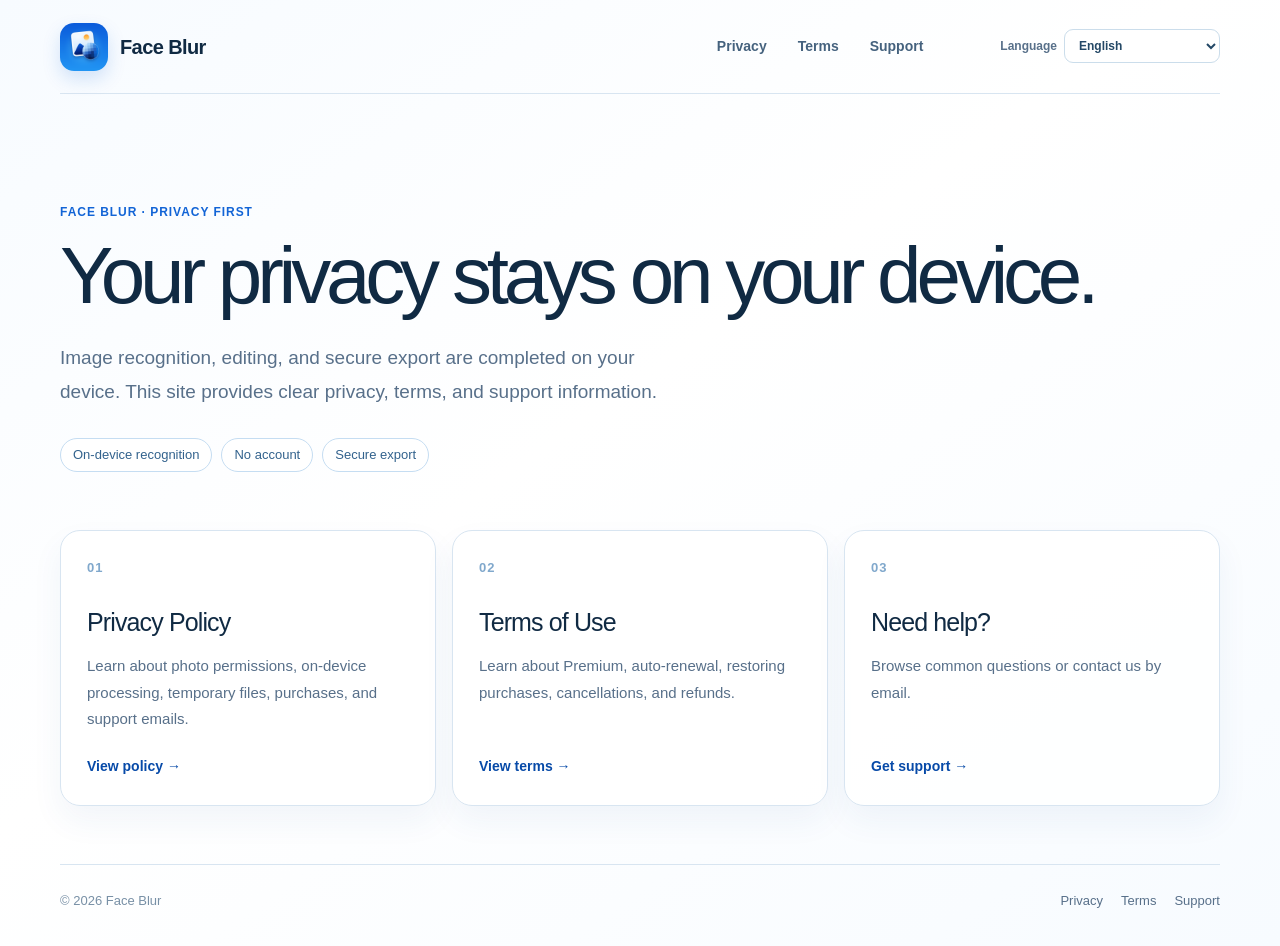
<file: v1/index.html>
<!DOCTYPE html><html data-page="home" lang="zh-Hans"><head><meta charSet="utf-8"/><meta name="viewport" content="width=device-width, initial-scale=1"/><title>图片打码 · 隐私、条款与支持</title><meta name="description" content="图片打码的隐私政策、使用条款与支持信息。"/><link rel="shortcut icon" href="./favicon.ico"/><link rel="icon" href="./favicon.ico" type="image/x-icon"/><link rel="icon" href="./favicon-16.png" sizes="16x16" type="image/png"/><link rel="icon" href="./favicon-32.png" sizes="32x32" type="image/png"/><link rel="icon" href="./favicon-48.png" sizes="48x48" type="image/png"/><link rel="apple-touch-icon" href="./apple-touch-icon.png" sizes="180x180" type="image/png"/>
<link rel="stylesheet" href="./site.css"/></head><body><div class="site-shell"><header class="topbar"><a href="./index.html?lang=zh-Hans" class="brand" aria-label="图片打码：隐私政策、使用条款、支持"><img src="./app-icon.png" alt="" width="48" height="48" loading="eager" fetchPriority="high" decoding="async" class="brand-mark" data-nimg="1"/><span>图片打码</span></a><div class="topbar-actions"><nav aria-label="主要导航"><a href="./privacy/index.html?lang=zh-Hans">隐私政策</a><a href="./terms/index.html?lang=zh-Hans">使用条款</a><a href="./support/index.html?lang=zh-Hans">支持</a></nav><label class="language-control">语言<select aria-label="选择显示语言"><option value="zh-Hans" selected="">简体中文</option><option value="zh-Hant">繁體中文</option><option value="en-US">English</option><option value="fr">Français</option><option value="de">Deutsch</option><option value="it">Italiano</option><option value="es-ES">Español</option><option value="pt-BR">Português (Brasil)</option><option value="pt-PT">Português (Portugal)</option><option value="ja">日本語</option><option value="ko">한국어</option><option value="ru">Русский</option><option value="tr">Türkçe</option><option value="ar">العربية</option><option value="nl">Nederlands</option><option value="sv">Svenska</option><option value="nb">Norsk</option><option value="da">Dansk</option><option value="pl">Polski</option><option value="id">Bahasa Indonesia</option><option value="th">ไทย</option><option value="hi">हिन्दी</option><option value="ms">Bahasa Melayu</option><option value="vi">Tiếng Việt</option><option value="fi">Suomi</option><option value="ca">Català</option><option value="cs">Čeština</option><option value="hr">Hrvatski</option><option value="ro">Română</option><option value="bn">বাংলা</option><option value="sk">Slovenčina</option><option value="sl">Slovenščina</option><option value="uk">Українська</option><option value="he">עברית</option><option value="el">Ελληνικά</option><option value="hu">Magyar</option><option value="ta">தமிழ்</option><option value="te">తెలుగు</option><option value="mr">मराठी</option><option value="ur">اردو</option></select></label></div></header><main class="home-main"><section class="home-hero"><p class="eyebrow">图片打码 · Privacy first</p><h1>隐私，留在你的设备里。</h1><p class="hero-copy">图片识别、编辑和安全导出均在设备本地完成。这里提供清晰的隐私说明、使用条款和支持信息。</p><div class="hero-points" aria-label="产品隐私特点"><span>本地识别</span><span>无账号</span><span>安全导出</span></div></section><section class="home-cards" aria-label="网站导航"><a class="feature-card" href="./privacy/index.html?lang=zh-Hans"><span class="card-index">01</span><h2>隐私政策</h2><p>了解照片权限、本地处理、临时文件、购买和支持邮件。</p><b>查看政策 <span aria-hidden="true">→</span></b></a><a class="feature-card" href="./terms/index.html?lang=zh-Hans"><span class="card-index">02</span><h2>使用条款</h2><p>了解 Premium、自动续订、恢复购买、取消订阅和退款。</p><b>查看条款 <span aria-hidden="true">→</span></b></a><a class="feature-card" href="./support/index.html?lang=zh-Hans"><span class="card-index">03</span><h2>需要帮助？</h2><p>查看常见问题，或通过支持邮箱联系我们。</p><b>获得支持 <span aria-hidden="true">→</span></b></a></section></main><footer><span>© 2026 <!-- -->图片打码</span><div><a href="./privacy/index.html?lang=zh-Hans">隐私</a><a href="./terms/index.html?lang=zh-Hans">条款</a><a href="./support/index.html?lang=zh-Hans">支持</a></div></footer></div><script src="./site-data.js" defer></script><script src="./site.js" defer></script></body></html>
</file>
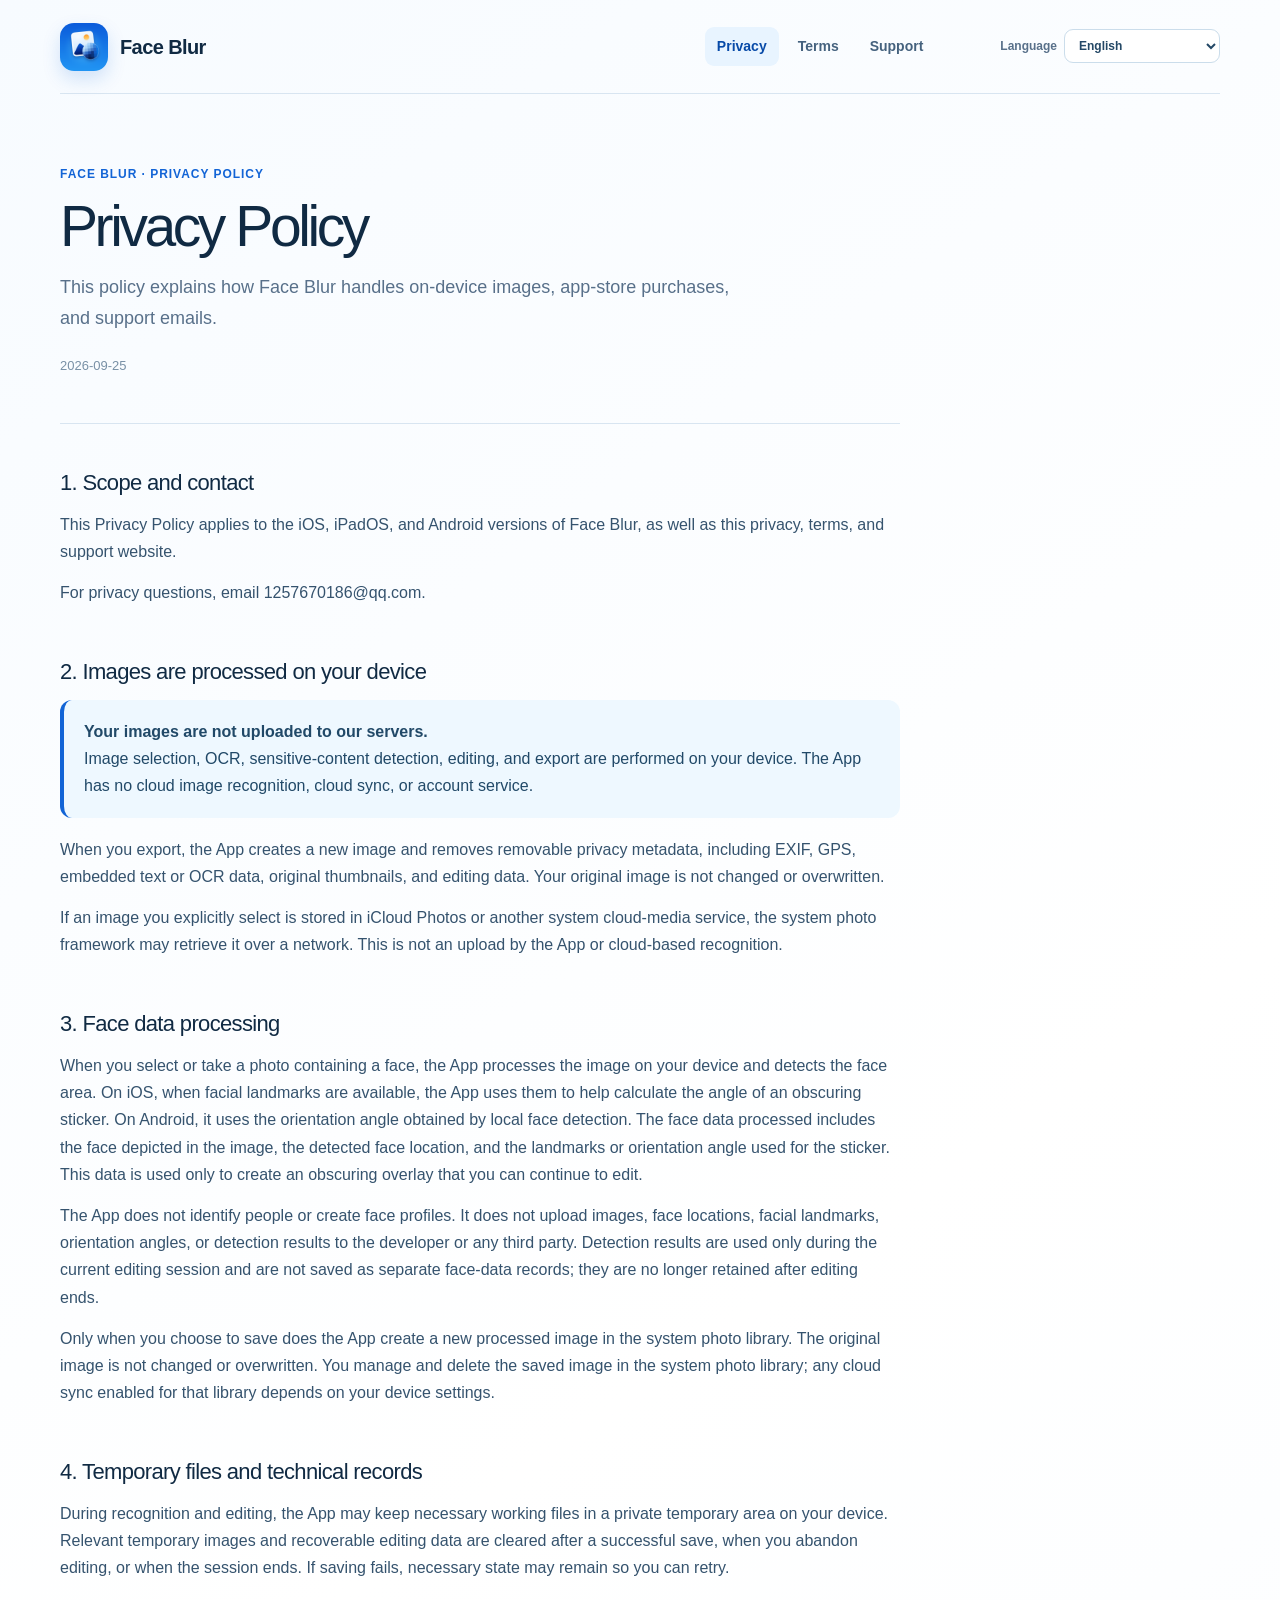
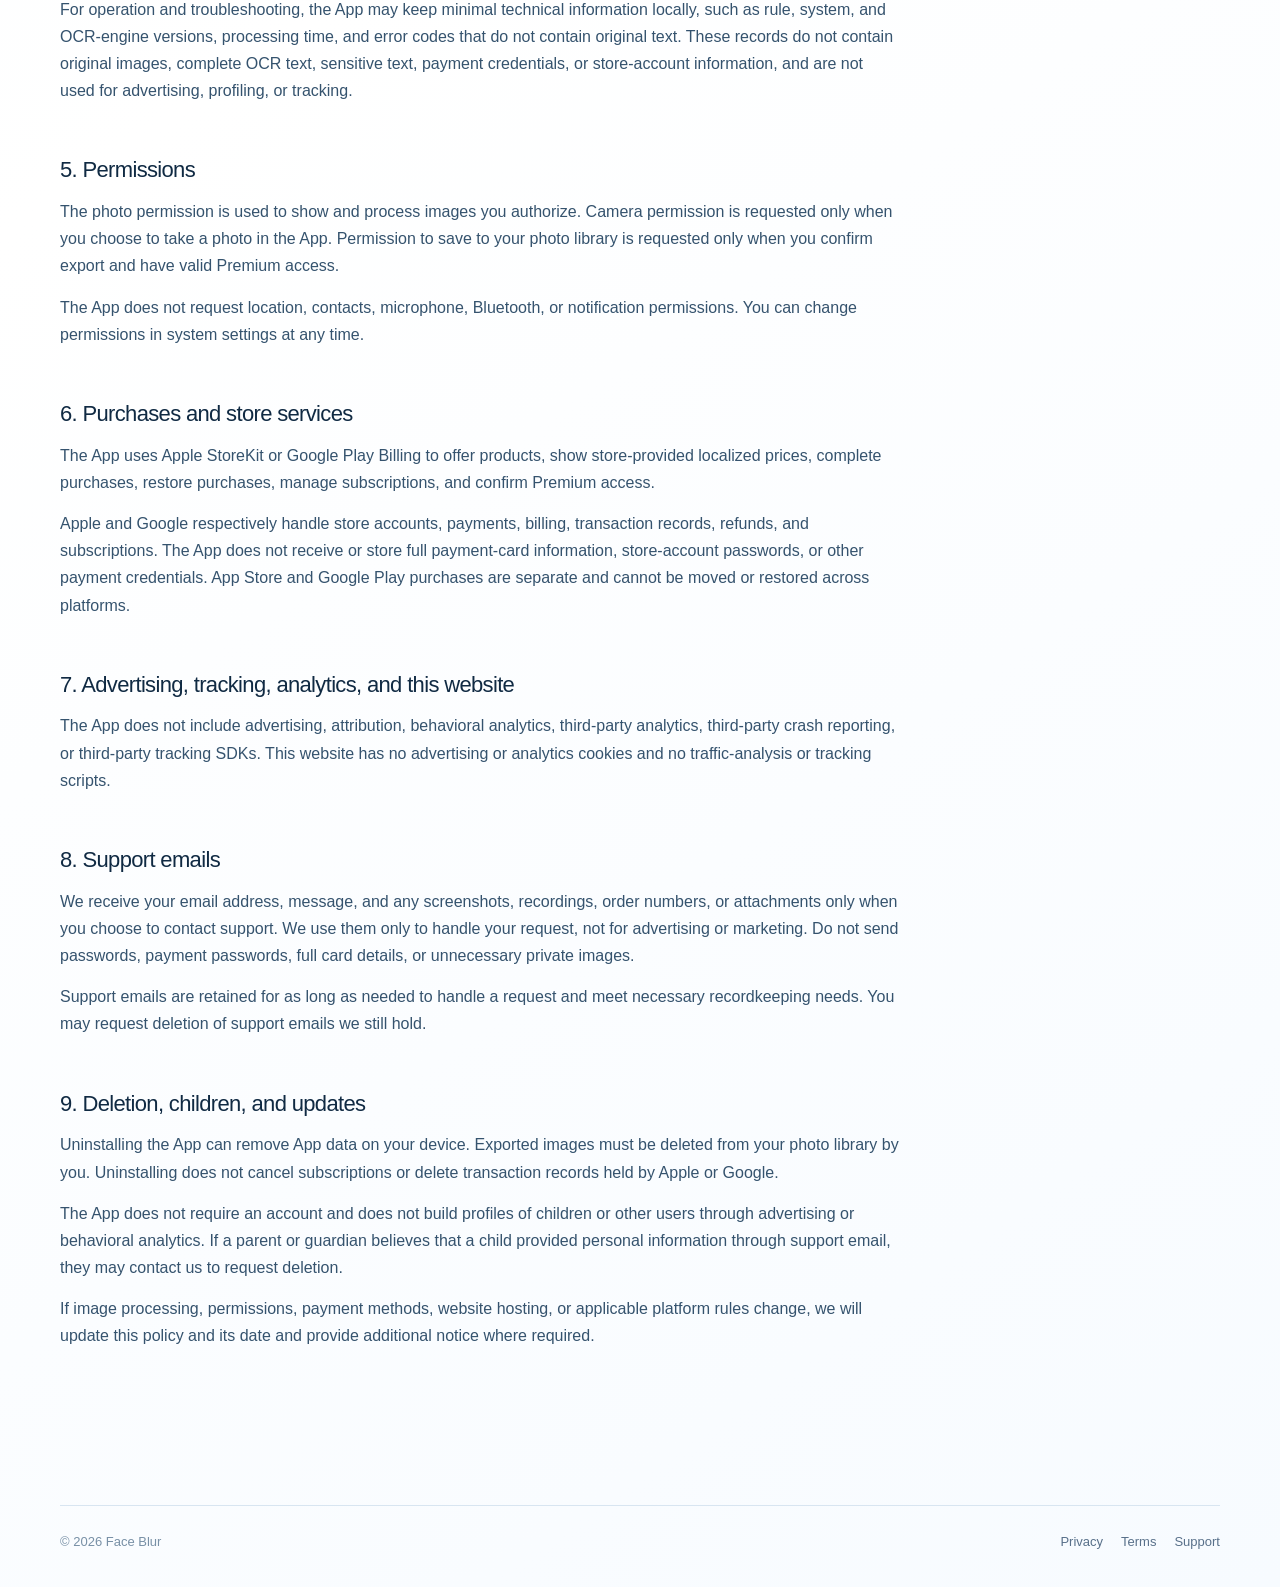
<file: v1/privacy/index.html>
<!DOCTYPE html><html data-page="privacy" lang="zh-Hans"><head><meta charSet="utf-8"/><meta name="viewport" content="width=device-width, initial-scale=1"/><title>图片打码 · 隐私、条款与支持</title><meta name="description" content="图片打码的隐私政策、使用条款与支持信息。"/><link rel="shortcut icon" href="../favicon.ico"/><link rel="icon" href="../favicon.ico" type="image/x-icon"/><link rel="icon" href="../favicon-16.png" sizes="16x16" type="image/png"/><link rel="icon" href="../favicon-32.png" sizes="32x32" type="image/png"/><link rel="icon" href="../favicon-48.png" sizes="48x48" type="image/png"/><link rel="apple-touch-icon" href="../apple-touch-icon.png" sizes="180x180" type="image/png"/>
<link rel="stylesheet" href="../site.css"/></head><body><div class="site-shell"><header class="topbar"><a href="../index.html?lang=zh-Hans" class="brand" aria-label="图片打码：隐私政策、使用条款、支持"><img src="../app-icon.png" alt="" width="48" height="48" loading="eager" fetchPriority="high" decoding="async" class="brand-mark" data-nimg="1"/><span>图片打码</span></a><div class="topbar-actions"><nav aria-label="主要导航"><a href="../privacy/index.html?lang=zh-Hans" aria-current="page">隐私政策</a><a href="../terms/index.html?lang=zh-Hans">使用条款</a><a href="../support/index.html?lang=zh-Hans">支持</a></nav><label class="language-control">语言<select aria-label="选择显示语言"><option value="zh-Hans" selected="">简体中文</option><option value="zh-Hant">繁體中文</option><option value="en-US">English</option><option value="fr">Français</option><option value="de">Deutsch</option><option value="it">Italiano</option><option value="es-ES">Español</option><option value="pt-BR">Português (Brasil)</option><option value="pt-PT">Português (Portugal)</option><option value="ja">日本語</option><option value="ko">한국어</option><option value="ru">Русский</option><option value="tr">Türkçe</option><option value="ar">العربية</option><option value="nl">Nederlands</option><option value="sv">Svenska</option><option value="nb">Norsk</option><option value="da">Dansk</option><option value="pl">Polski</option><option value="id">Bahasa Indonesia</option><option value="th">ไทย</option><option value="hi">हिन्दी</option><option value="ms">Bahasa Melayu</option><option value="vi">Tiếng Việt</option><option value="fi">Suomi</option><option value="ca">Català</option><option value="cs">Čeština</option><option value="hr">Hrvatski</option><option value="ro">Română</option><option value="bn">বাংলা</option><option value="sk">Slovenčina</option><option value="sl">Slovenščina</option><option value="uk">Українська</option><option value="he">עברית</option><option value="el">Ελληνικά</option><option value="hu">Magyar</option><option value="ta">தமிழ்</option><option value="te">తెలుగు</option><option value="mr">मराठी</option><option value="ur">اردو</option></select></label></div></header><main class="document-main"><section class="document-hero"><p class="eyebrow">图片打码 · <!-- -->Legal</p><h1>隐私政策</h1><p>本政策说明图片打码如何处理设备本地图片、应用商店购买信息和支持邮件。</p><span class="updated">更新日期：2026 年 9 月 25 日</span></section><article class="document-content"><section class="legal-section"><h2>1. 适用范围与联系</h2><p>本隐私政策适用于“图片打码”App 的 iOS、iPadOS 和 Android 版本，以及本隐私、条款与支持网站。</p><p>如有隐私问题，请发送邮件至 <a href="mailto:1257670186@qq.com">1257670186@qq.com</a>。</p></section><section class="legal-section"><h2>2. 图片在设备本地处理</h2><aside class="callout"><strong>你的图片不会上传到我们的服务器。</strong><br/>图片选择、OCR 文字识别、敏感内容识别、编辑和导出均在设备本地完成。App 不提供云端图片识别、云同步或账号。</aside><p>导出时，App 会创建一张新的图片，并清除可清除的 EXIF、GPS、嵌入文字／OCR 数据、原始缩略图和编辑数据等隐私元数据。原图不会被修改或覆盖。</p><p>如你明确选择的照片仅存于 iCloud Photos 或系统云媒体中，系统照片框架可能需要联网取回原图；这不是 App 上传图片或云端识别。</p></section><section class="legal-section"><h2>3. 人脸数据处理</h2><p>当你选择或拍摄含有人脸的图片时，App 在设备本地处理图片并检测人脸所在区域。iOS 版在可取得面部特征点时，用它们辅助计算遮挡贴纸的角度；Android 版使用本地人脸检测得到的朝向角。处理的人脸数据包括图片中呈现人脸的画面、检测到的人脸位置，以及用于贴纸角度的特征点或朝向角；这些数据仅用于生成你可以继续编辑的遮挡。</p><p>App 不识别人物身份，不建立人脸档案，也不会向开发者或第三方上传图片、人脸位置、面部特征点、朝向角或检测结果。检测结果仅在当前编辑期间使用，不作为独立的人脸数据保存；结束编辑后不再保留这些检测结果。</p><p>只有你主动确认保存时，App 才会生成处理后的新图片并存入系统照片图库。原图不会被修改或覆盖。保存后的图片由你在系统照片图库中管理和删除；系统照片图库可能启用的云同步取决于你的设备设置。</p></section><section class="legal-section"><h2>4. 本地临时文件与技术记录</h2><p>识别和编辑期间，App 可以在设备私有临时区域保存必要工作文件。保存成功、放弃编辑或本次会话结束后，相关临时图片和可恢复编辑数据会被清除。保存失败时会保留必要状态，以便重试；系统彻底终止 App 后，不保证恢复未导出的编辑。</p><p>为运行和排查问题，App 可以在设备本地记录最少技术信息，例如规则版本、系统版本、OCR 引擎版本、处理耗时和不包含原文的错误原因码。这些记录不包含原图、完整 OCR 文本、敏感文字、支付凭据或商店账号信息，也不会用于广告、行为分析或追踪。</p></section><section class="legal-section"><h2>5. 权限</h2><ul><li><b>照片访问权限：</b>用于显示你授权的照片、选择图片并在本地处理。</li><li><b>相机权限：</b>仅在你主动使用 App 内相机拍摄图片时请求。</li><li><b>保存到照片库的权限：</b>仅在你确认导出且拥有有效 Premium 权益后保存新图片时请求。</li></ul><p>App 不请求位置、联系人、麦克风、蓝牙或通知权限。你可随时在系统设置中修改权限。</p></section><section class="legal-section"><h2>6. 购买与商店服务</h2><p>App 使用 Apple StoreKit 或 Google Play Billing 提供商品、显示商店返回的本地化价格、完成购买、恢复购买、管理订阅和确认 Premium 权益。</p><p>Apple 或 Google 分别负责商店账号、付款、账单、交易记录、退款和订阅服务。App 不接收或保存完整支付卡信息、商店账号密码或其他支付凭据。App Store 与 Google Play 的购买彼此独立，不能跨平台转移或恢复。</p></section><section class="legal-section"><h2>7. 广告、追踪、统计与网站</h2><p>App 不接入广告、行为分析、归因、第三方统计、第三方崩溃分析或第三方用户追踪 SDK。本网站不设置广告或分析 Cookie，也不包含流量统计或追踪脚本。</p></section><section class="legal-section"><h2>8. 支持邮件</h2><p>只有当你主动发送支持邮件时，我们才会收到你的邮箱地址、邮件内容，以及你自愿附上的截图、录屏、订单号或其他附件。这些信息只用于处理支持请求，不用于广告或营销。请勿发送账号密码、支付密码、完整银行卡信息，或不必要的私人图片。</p><p>支持邮件会在处理请求和必要留档所需期间保存。你可申请删除我们仍持有的支持邮件。</p></section><section class="legal-section"><h2>9. 删除、儿童与更新</h2><p>卸载 App 可删除设备内的 App 数据；已导出到系统相册的图片需在相册中自行删除。卸载 App 不会取消订阅，也不会删除 Apple 或 Google 保存的交易记录。</p><p>App 不要求注册账号，也不通过广告或行为分析建立儿童或其他用户的画像。若家长或监护人认为儿童通过支持邮件提供了个人信息，可以联系我们处理删除请求。</p><p>如图片处理方式、权限、付款方式、网站托管安排或适用平台规则发生变化，我们会更新本政策和页面日期；如适用规则要求，也会提供额外通知。</p></section></article></main><footer><span>© 2026 <!-- -->图片打码</span><div><a href="../privacy/index.html?lang=zh-Hans">隐私</a><a href="../terms/index.html?lang=zh-Hans">条款</a><a href="../support/index.html?lang=zh-Hans">支持</a></div></footer></div><script src="../site-data.js" defer></script><script src="../site.js" defer></script></body></html>
</file>
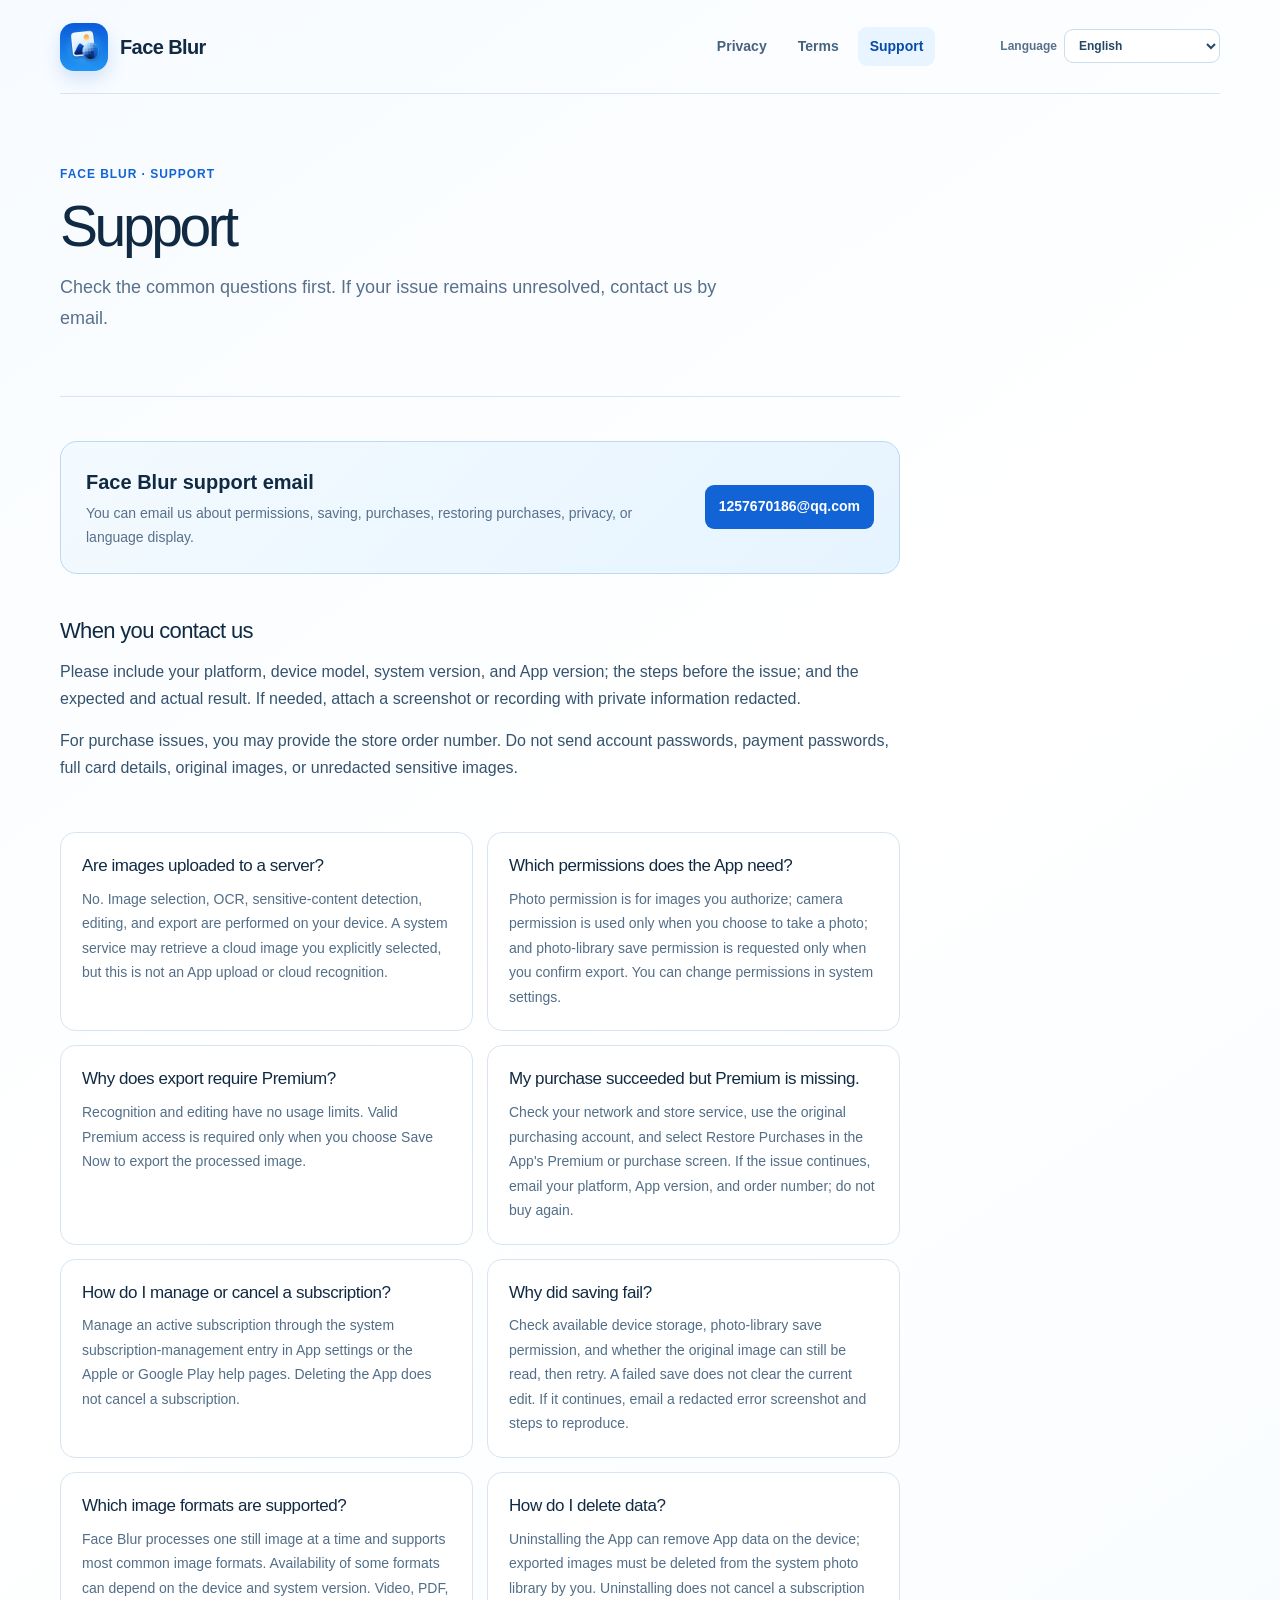
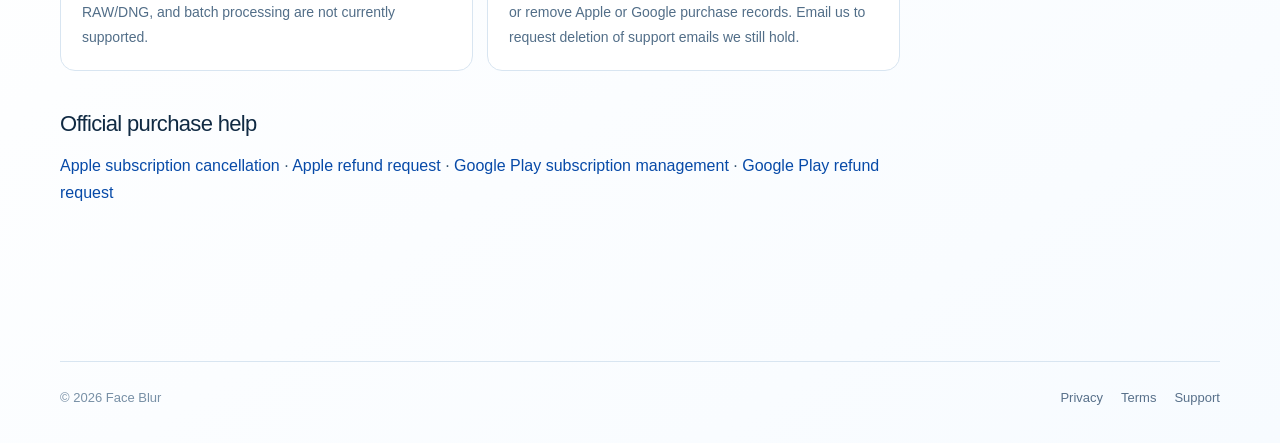
<file: v1/support/index.html>
<!DOCTYPE html><html data-page="support" lang="zh-Hans"><head><meta charSet="utf-8"/><meta name="viewport" content="width=device-width, initial-scale=1"/><title>图片打码 · 隐私、条款与支持</title><meta name="description" content="图片打码的隐私政策、使用条款与支持信息。"/><link rel="shortcut icon" href="../favicon.ico"/><link rel="icon" href="../favicon.ico" type="image/x-icon"/><link rel="icon" href="../favicon-16.png" sizes="16x16" type="image/png"/><link rel="icon" href="../favicon-32.png" sizes="32x32" type="image/png"/><link rel="icon" href="../favicon-48.png" sizes="48x48" type="image/png"/><link rel="apple-touch-icon" href="../apple-touch-icon.png" sizes="180x180" type="image/png"/>
<link rel="stylesheet" href="../site.css"/></head><body><div class="site-shell"><header class="topbar"><a href="../index.html?lang=zh-Hans" class="brand" aria-label="图片打码：隐私政策、使用条款、支持"><img src="../app-icon.png" alt="" width="48" height="48" loading="eager" fetchPriority="high" decoding="async" class="brand-mark" data-nimg="1"/><span>图片打码</span></a><div class="topbar-actions"><nav aria-label="主要导航"><a href="../privacy/index.html?lang=zh-Hans">隐私政策</a><a href="../terms/index.html?lang=zh-Hans">使用条款</a><a href="../support/index.html?lang=zh-Hans" aria-current="page">支持</a></nav><label class="language-control">语言<select aria-label="选择显示语言"><option value="zh-Hans" selected="">简体中文</option><option value="zh-Hant">繁體中文</option><option value="en-US">English</option><option value="fr">Français</option><option value="de">Deutsch</option><option value="it">Italiano</option><option value="es-ES">Español</option><option value="pt-BR">Português (Brasil)</option><option value="pt-PT">Português (Portugal)</option><option value="ja">日本語</option><option value="ko">한국어</option><option value="ru">Русский</option><option value="tr">Türkçe</option><option value="ar">العربية</option><option value="nl">Nederlands</option><option value="sv">Svenska</option><option value="nb">Norsk</option><option value="da">Dansk</option><option value="pl">Polski</option><option value="id">Bahasa Indonesia</option><option value="th">ไทย</option><option value="hi">हिन्दी</option><option value="ms">Bahasa Melayu</option><option value="vi">Tiếng Việt</option><option value="fi">Suomi</option><option value="ca">Català</option><option value="cs">Čeština</option><option value="hr">Hrvatski</option><option value="ro">Română</option><option value="bn">বাংলা</option><option value="sk">Slovenčina</option><option value="sl">Slovenščina</option><option value="uk">Українська</option><option value="he">עברית</option><option value="el">Ελληνικά</option><option value="hu">Magyar</option><option value="ta">தமிழ்</option><option value="te">తెలుగు</option><option value="mr">मराठी</option><option value="ur">اردو</option></select></label></div></header><main class="document-main"><section class="document-hero"><p class="eyebrow">图片打码 · <!-- -->Support</p><h1>支持</h1><p>先查看常见问题。问题仍未解决时，请通过支持邮箱联系我们。</p></section><article class="document-content"><section class="email-panel"><div><strong>图片打码支持邮箱</strong><p>权限、保存、购买、恢复购买、隐私或语言显示问题都可以来信。</p></div><a href="mailto:1257670186@qq.com">1257670186@qq.com</a></section><section class="legal-section"><h2>来信时请提供</h2><ul><li>使用的平台、设备型号、系统版本和 App 版本；</li><li>出现问题前的操作、预期结果和实际结果；</li><li>必要时附上已遮挡私人信息的截图或录屏。</li></ul><p>购买问题可以提供商店订单号，但请勿发送账号密码、支付密码、完整银行卡信息、原图或未遮挡的敏感图片。</p></section><section class="faq-grid"><article class="faq"><h2>图片会上传到服务器吗？</h2><p>不会。图片选择、OCR、敏感内容识别、编辑和导出均在设备本地完成。系统可能为你明确选择的云端照片取回原图，但这不是 App 上传图片或云端识别。</p></article><article class="faq"><h2>App 需要哪些权限？</h2><p>照片权限用于选择和读取你授权的图片；相机权限仅在你主动拍照时使用；保存权限仅在确认导出新图片时请求。你可随时在系统设置中修改权限。</p></article><article class="faq"><h2>为什么导出时需要 Premium？</h2><p>图片识别和编辑没有次数限制。只有在你点击“立即保存”导出处理后的新图片时，才需要有效 Premium 权益。</p></article><article class="faq"><h2>购买成功后没有显示 Premium，怎么办？</h2><p>先确认网络和商店服务可用，并使用原购买账号。在 App 的 Premium 或收银台页面点击“恢复购买”。如果问题持续，请邮件提供平台、App 版本和订单号；请勿重复购买。</p></article><article class="faq"><h2>如何管理或取消订阅？</h2><p>有效订阅可在 App 设置中通过系统订阅管理入口处理，也可参阅 Apple 或 Google Play 的订阅管理说明。删除 App 不会自动取消订阅。</p></article><article class="faq"><h2>为什么保存失败？</h2><p>请检查设备可用存储空间、照片库保存权限和原图是否仍可读取，然后重试。保存失败不会清空当前编辑状态。如果仍失败，请发送错误截图和复现步骤，不要附上未遮挡的私人图片。</p></article><article class="faq"><h2>支持哪些图片格式？</h2><p>图片打码目前用于处理单张静态图片，支持大多数常见图片格式。部分格式的可用性可能因设备和系统版本而异。视频、PDF、RAW／DNG 和批量处理暂不支持。</p></article><article class="faq"><h2>如何删除数据？</h2><p>卸载 App 可删除设备内的 App 数据；已导出的图片需在系统相册中自行删除。卸载 App 不会取消订阅或删除 Apple／Google 的购买记录。若要删除我们仍持有的支持邮件，请发送邮件说明。</p></article></section><section class="legal-section"><h2>官方购买帮助</h2><p><a href="https://support.apple.com/118428" target="_blank" rel="noreferrer">取消 Apple 订阅</a> · <a href="https://support.apple.com/118223" target="_blank" rel="noreferrer">向 Apple 申请退款</a> · <a href="https://support.google.com/googleplay/answer/7018481" target="_blank" rel="noreferrer">Google Play 订阅管理</a> · <a href="https://support.google.com/googleplay/answer/15574897" target="_blank" rel="noreferrer">Google Play 退款申请</a></p></section></article></main><footer><span>© 2026 <!-- -->图片打码</span><div><a href="../privacy/index.html?lang=zh-Hans">隐私</a><a href="../terms/index.html?lang=zh-Hans">条款</a><a href="../support/index.html?lang=zh-Hans">支持</a></div></footer></div><script src="../site-data.js" defer></script><script src="../site.js" defer></script></body></html>
</file>
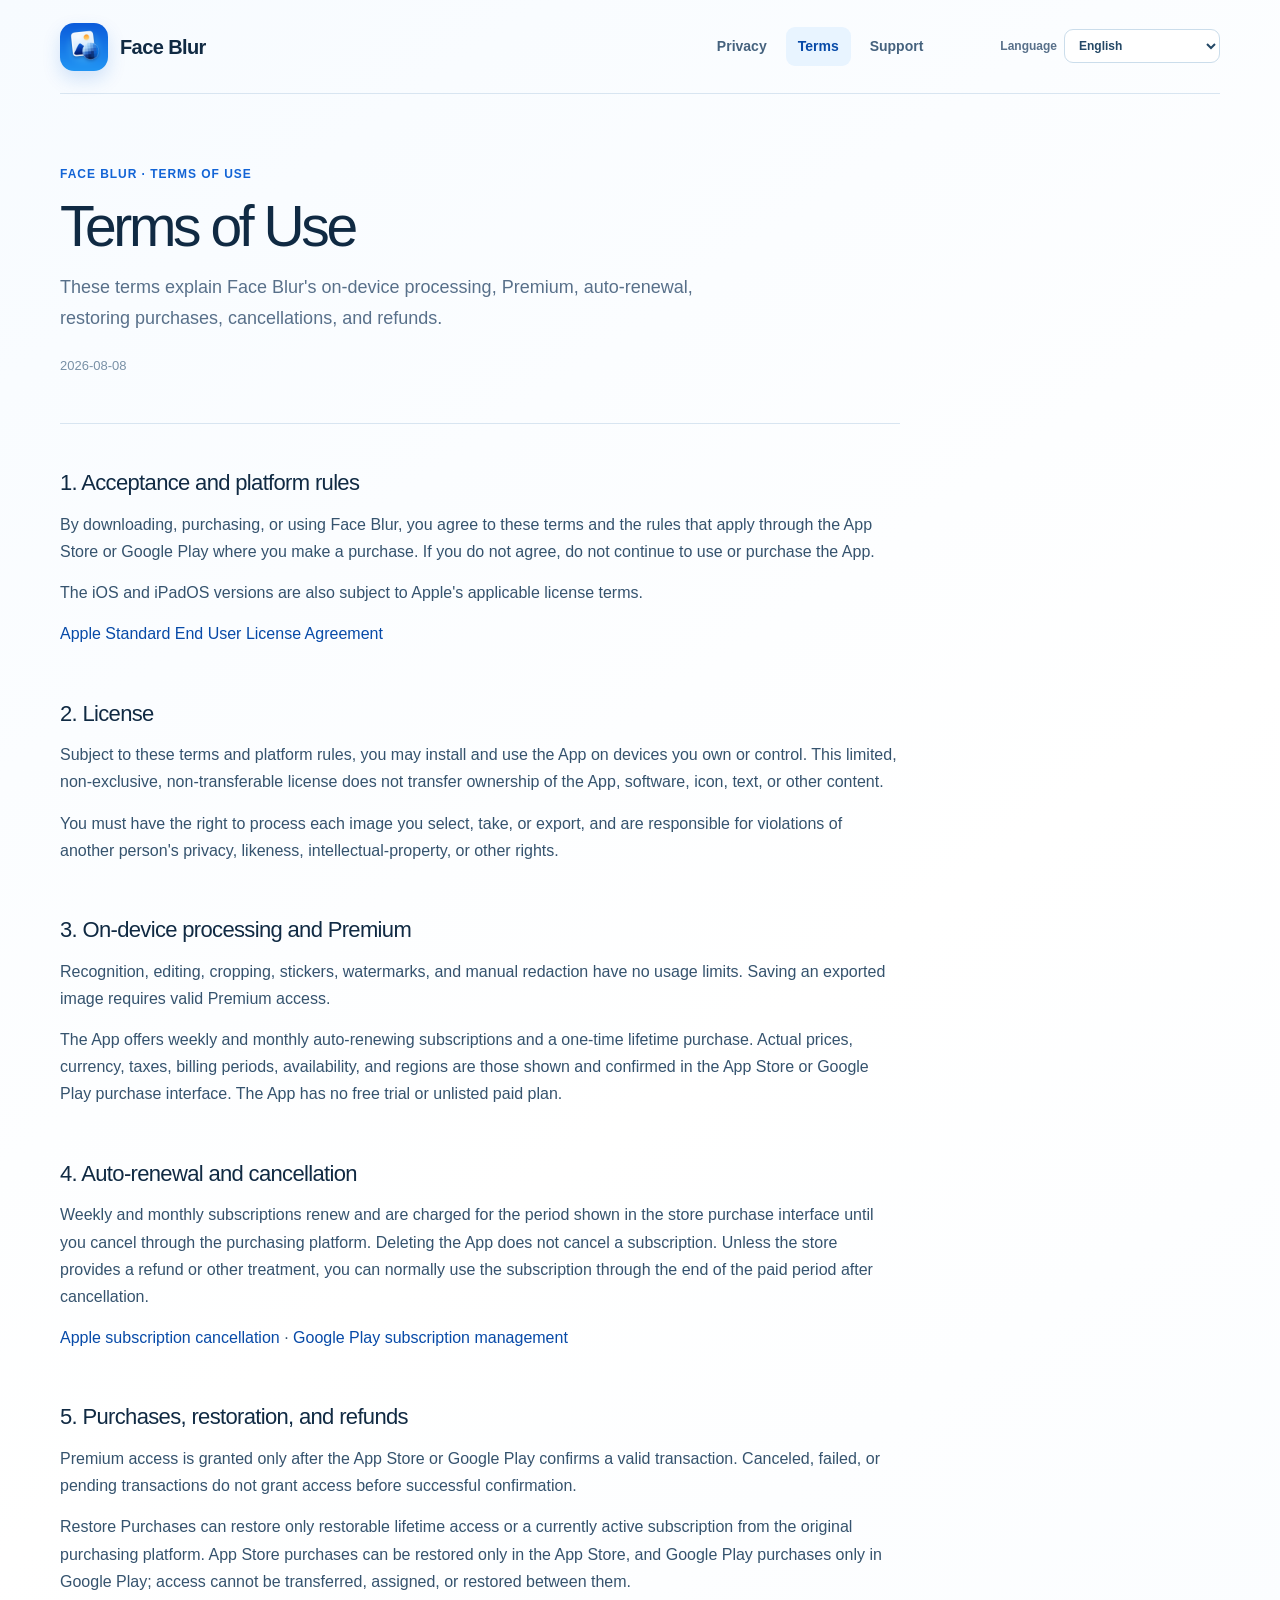
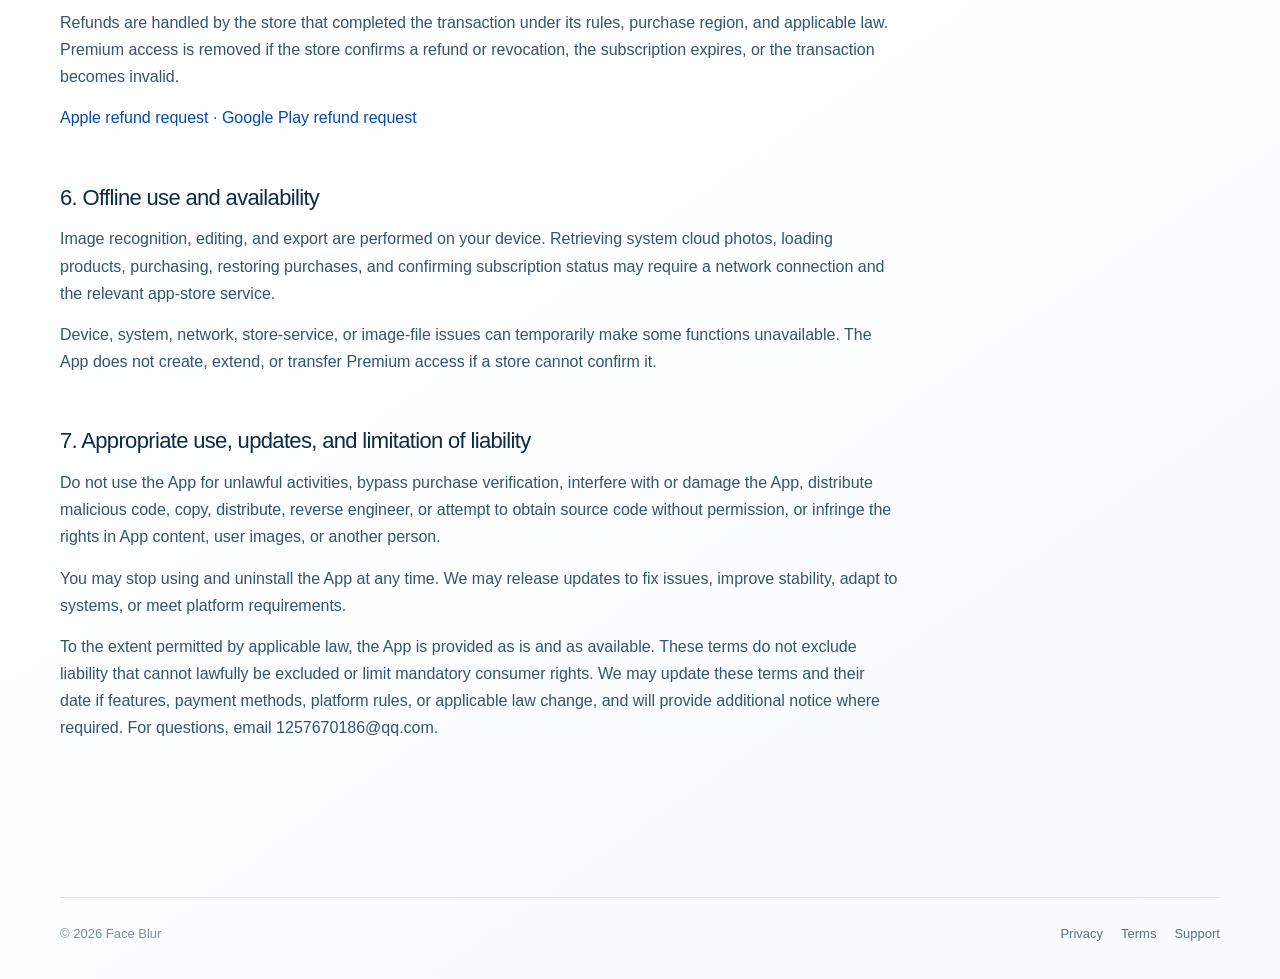
<file: v1/terms/index.html>
<!DOCTYPE html><html data-page="terms" lang="zh-Hans"><head><meta charSet="utf-8"/><meta name="viewport" content="width=device-width, initial-scale=1"/><title>图片打码 · 隐私、条款与支持</title><meta name="description" content="图片打码的隐私政策、使用条款与支持信息。"/><link rel="shortcut icon" href="../favicon.ico"/><link rel="icon" href="../favicon.ico" type="image/x-icon"/><link rel="icon" href="../favicon-16.png" sizes="16x16" type="image/png"/><link rel="icon" href="../favicon-32.png" sizes="32x32" type="image/png"/><link rel="icon" href="../favicon-48.png" sizes="48x48" type="image/png"/><link rel="apple-touch-icon" href="../apple-touch-icon.png" sizes="180x180" type="image/png"/>
<link rel="stylesheet" href="../site.css"/></head><body><div class="site-shell"><header class="topbar"><a href="../index.html?lang=zh-Hans" class="brand" aria-label="图片打码：隐私政策、使用条款、支持"><img src="../app-icon.png" alt="" width="48" height="48" loading="eager" fetchPriority="high" decoding="async" class="brand-mark" data-nimg="1"/><span>图片打码</span></a><div class="topbar-actions"><nav aria-label="主要导航"><a href="../privacy/index.html?lang=zh-Hans">隐私政策</a><a href="../terms/index.html?lang=zh-Hans" aria-current="page">使用条款</a><a href="../support/index.html?lang=zh-Hans">支持</a></nav><label class="language-control">语言<select aria-label="选择显示语言"><option value="zh-Hans" selected="">简体中文</option><option value="zh-Hant">繁體中文</option><option value="en-US">English</option><option value="fr">Français</option><option value="de">Deutsch</option><option value="it">Italiano</option><option value="es-ES">Español</option><option value="pt-BR">Português (Brasil)</option><option value="pt-PT">Português (Portugal)</option><option value="ja">日本語</option><option value="ko">한국어</option><option value="ru">Русский</option><option value="tr">Türkçe</option><option value="ar">العربية</option><option value="nl">Nederlands</option><option value="sv">Svenska</option><option value="nb">Norsk</option><option value="da">Dansk</option><option value="pl">Polski</option><option value="id">Bahasa Indonesia</option><option value="th">ไทย</option><option value="hi">हिन्दी</option><option value="ms">Bahasa Melayu</option><option value="vi">Tiếng Việt</option><option value="fi">Suomi</option><option value="ca">Català</option><option value="cs">Čeština</option><option value="hr">Hrvatski</option><option value="ro">Română</option><option value="bn">বাংলা</option><option value="sk">Slovenčina</option><option value="sl">Slovenščina</option><option value="uk">Українська</option><option value="he">עברית</option><option value="el">Ελληνικά</option><option value="hu">Magyar</option><option value="ta">தமிழ்</option><option value="te">తెలుగు</option><option value="mr">मराठी</option><option value="ur">اردو</option></select></label></div></header><main class="document-main"><section class="document-hero"><p class="eyebrow">图片打码 · <!-- -->Legal</p><h1>使用条款</h1><p>本条款说明图片打码的本地处理、Premium、自动续订、恢复购买、取消和退款规则。</p><span class="updated">更新日期：2026 年 8 月 8 日</span></section><article class="document-content"><section class="legal-section"><h2>1. 接受条款与平台规则</h2><p>下载、购买或使用图片打码，即表示你同意本条款以及购买所在 App Store 或 Google Play 对你适用的规则。若你不同意，请不要继续使用或购买。</p><p>iOS／iPadOS 版本还适用 Apple 的相关许可条款，包括适用时的 <a href="https://www.apple.com/legal/internet-services/itunes/dev/stdeula/" target="_blank" rel="noreferrer">Apple 标准最终用户许可协议</a>。</p></section><section class="legal-section"><h2>2. 使用许可</h2><p>在遵守本条款和平台规则的前提下，你可以在自己拥有或控制的设备上安装和使用 App。此许可是有限的、非独占且不可转让的，不代表 App、软件、图标、文字或其他内容的所有权发生转移。</p><p>你应确保自己有权处理所选择、拍摄或导出的图片，并自行承担违反他人隐私、肖像、知识产权或其他权利的责任。</p></section><section class="legal-section"><h2>3. 本地处理与 Premium</h2><p>识别、编辑、裁切、贴纸、水印和手动遮挡不设次数或额度限制。保存导出需要有效 Premium 权益。</p><p>App 提供按周自动续订订阅、按月自动续订订阅和一次性购买的终身权益。实际价格、币种、税费、计费周期、可购买性和适用地区，以 App Store 或 Google Play 系统购买界面显示并由你确认的信息为准。App 不提供免费试用或其他未列出的付费套餐。</p></section><section class="legal-section"><h2>4. 自动续订与取消</h2><p>周订阅和月订阅会按商店购买界面显示的周期自动续订并收费，直到你在购买平台取消。删除 App 不会自动取消订阅。取消后，除非购买平台另有退款或其他处理，你通常仍可使用订阅至当前已付费周期结束。</p><p><a href="https://support.apple.com/118428" target="_blank" rel="noreferrer">Apple 取消订阅说明</a> · <a href="https://support.google.com/googleplay/answer/7018481" target="_blank" rel="noreferrer">Google Play 订阅管理说明</a></p></section><section class="legal-section"><h2>5. 购买、恢复购买与退款</h2><p>只有 App Store 或 Google Play 确认有效交易后，App 才会授予 Premium 权益。取消、失败或待处理交易在确认成功前不授予权益。</p><p>恢复购买只能恢复原购买平台中可恢复的终身权益或当前有效订阅。App Store 购买只能在 App Store 中恢复；Google Play 购买只能在 Google Play 中恢复；两边权益不能跨平台迁移、转让或恢复。</p><p>退款由完成交易的应用商店依据其规则、购买地区和适用法律处理。商店确认退款、撤销、订阅到期或交易失效后，对应 Premium 权益会被移除。</p><p><a href="https://support.apple.com/118223" target="_blank" rel="noreferrer">Apple 退款申请说明</a> · <a href="https://support.google.com/googleplay/answer/15574897" target="_blank" rel="noreferrer">Google Play 退款申请说明</a></p></section><section class="legal-section"><h2>6. 离线使用与可用性</h2><p>图片识别、编辑和导出在设备本地完成。系统云照片取回、商品加载、购买、恢复购买和订阅状态确认可能需要网络及对应应用商店服务。</p><p>设备、系统、网络、商店服务或图片文件本身的问题，可能使部分功能暂时不可用。App 不会在商店无法确认时自行创建、延长或转移 Premium 权益。</p></section><section class="legal-section"><h2>7. 合理使用、更新与责任限制</h2><p>不得利用 App 从事违法活动，绕过购买验证，干扰或破坏 App，传播恶意代码，未经许可复制、分发、反编译或试图获取 App 源代码，或侵犯 App 内容、用户图片或他人的权利。</p><p>你可以随时停止使用并卸载 App。我们可能为修复问题、提升稳定性、适配系统或满足平台要求发布更新。</p><p>在适用法律允许的范围内，App 按现状和可用状态提供。本条款不排除法律不得排除的责任，也不限制你依法享有的强制性消费者权利。如产品功能、付款方式、平台规则或适用法律发生变化，我们可能更新本条款和页面日期；如变化实质影响用户权利，将按适用要求提供额外通知。</p><p>如有条款、购买或使用问题，请发送邮件至 <a href="mailto:1257670186@qq.com">1257670186@qq.com</a>。</p></section></article></main><footer><span>© 2026 <!-- -->图片打码</span><div><a href="../privacy/index.html?lang=zh-Hans">隐私</a><a href="../terms/index.html?lang=zh-Hans">条款</a><a href="../support/index.html?lang=zh-Hans">支持</a></div></footer></div><script src="../site-data.js" defer></script><script src="../site.js" defer></script></body></html>
</file>
<file: v1/site.css>
/*! tailwindcss v4.2.1 | MIT License | https://tailwindcss.com */
@layer theme{:root,:host{--font-sans:ui-sans-serif, system-ui, sans-serif, "Apple Color Emoji", "Segoe UI Emoji", "Segoe UI Symbol", "Noto Color Emoji";--font-mono:ui-monospace, SFMono-Regular, Menlo, Monaco, Consolas, "Liberation Mono", "Courier New", monospace;--spacing:.25rem;--default-font-family:var(--font-sans);--default-mono-font-family:var(--font-mono)}}@layer base{*,:after,:before{box-sizing:border-box;border:0 solid;margin:0;padding:0}::backdrop{box-sizing:border-box;border:0 solid;margin:0;padding:0}::file-selector-button{box-sizing:border-box;border:0 solid;margin:0;padding:0}html,:host{-webkit-text-size-adjust:100%;tab-size:4;line-height:1.5;font-family:var(--default-font-family,ui-sans-serif, system-ui, sans-serif, "Apple Color Emoji", "Segoe UI Emoji", "Segoe UI Symbol", "Noto Color Emoji");font-feature-settings:var(--default-font-feature-settings,normal);font-variation-settings:var(--default-font-variation-settings,normal);-webkit-tap-highlight-color:transparent}hr{height:0;color:inherit;border-top-width:1px}abbr:where([title]){-webkit-text-decoration:underline dotted;text-decoration:underline dotted}h1,h2,h3,h4,h5,h6{font-size:inherit;font-weight:inherit}a{color:inherit;-webkit-text-decoration:inherit;-webkit-text-decoration:inherit;-webkit-text-decoration:inherit;-webkit-text-decoration:inherit;text-decoration:inherit}b,strong{font-weight:bolder}code,kbd,samp,pre{font-family:var(--default-mono-font-family,ui-monospace, SFMono-Regular, Menlo, Monaco, Consolas, "Liberation Mono", "Courier New", monospace);font-feature-settings:var(--default-mono-font-feature-settings,normal);font-variation-settings:var(--default-mono-font-variation-settings,normal);font-size:1em}small{font-size:80%}sub,sup{vertical-align:baseline;font-size:75%;line-height:0;position:relative}sub{bottom:-.25em}sup{top:-.5em}table{text-indent:0;border-color:inherit;border-collapse:collapse}:-moz-focusring{outline:auto}progress{vertical-align:baseline}summary{display:list-item}ol,ul,menu{list-style:none}img,svg,video,canvas,audio,iframe,embed,object{vertical-align:middle;display:block}img,video{max-width:100%;height:auto}button,input,select,optgroup,textarea{font:inherit;font-feature-settings:inherit;font-variation-settings:inherit;letter-spacing:inherit;color:inherit;opacity:1;background-color:#0000;border-radius:0}::file-selector-button{font:inherit;font-feature-settings:inherit;font-variation-settings:inherit;letter-spacing:inherit;color:inherit;opacity:1;background-color:#0000;border-radius:0}:where(select:is([multiple],[size])) optgroup{font-weight:bolder}:where(select:is([multiple],[size])) optgroup option{padding-inline-start:20px}::file-selector-button{margin-inline-end:4px}::placeholder{opacity:1}@supports (not ((-webkit-appearance:-apple-pay-button))) or (contain-intrinsic-size:1px){::placeholder{color:currentColor}@supports (color:color-mix(in lab, red, red)){::placeholder{color:color-mix(in oklab, currentcolor 50%, transparent)}}}textarea{resize:vertical}::-webkit-search-decoration{-webkit-appearance:none}::-webkit-date-and-time-value{min-height:1lh;text-align:inherit}::-webkit-datetime-edit{display:inline-flex}::-webkit-datetime-edit-fields-wrapper{padding:0}::-webkit-datetime-edit{padding-block:0}::-webkit-datetime-edit-year-field{padding-block:0}::-webkit-datetime-edit-month-field{padding-block:0}::-webkit-datetime-edit-day-field{padding-block:0}::-webkit-datetime-edit-hour-field{padding-block:0}::-webkit-datetime-edit-minute-field{padding-block:0}::-webkit-datetime-edit-second-field{padding-block:0}::-webkit-datetime-edit-millisecond-field{padding-block:0}::-webkit-datetime-edit-meridiem-field{padding-block:0}::-webkit-calendar-picker-indicator{line-height:1}:-moz-ui-invalid{box-shadow:none}button,input:where([type=button],[type=reset],[type=submit]){-webkit-appearance:button;appearance:button}::file-selector-button{-webkit-appearance:button;appearance:button}::-webkit-inner-spin-button{height:auto}::-webkit-outer-spin-button{height:auto}[hidden]:where(:not([hidden=until-found])){display:none!important}}@layer components;@layer utilities{.fixed{position:fixed}.relative{position:relative}.static{position:static}.start{inset-inline-start:var(--spacing)}.end{inset-inline-end:var(--spacing)}.table{display:table}}:root{--ink:#102a43;--muted:#58708a;--line:#d8e5f1;--surface:#fff;--sky:#eef8ff;--blue:#1264d6;--deep:#074aa8;--warm:#ffb344}*{box-sizing:border-box}html{background:#f7fbff}body{color:var(--ink);background:linear-gradient(145deg,#f7fbff 0%,#fff 45%,#f7fbff 100%);margin:0;font-family:-apple-system,BlinkMacSystemFont,Segoe UI,PingFang SC,Hiragino Sans GB,Microsoft YaHei,Arial,sans-serif;line-height:1.7}a{color:var(--deep);text-underline-offset:3px;text-decoration-thickness:1px}.site-shell{flex-direction:column;width:min(1160px,100% - 40px);min-height:100vh;margin:auto;display:flex}.topbar{border-bottom:1px solid var(--line);justify-content:space-between;align-items:center;gap:28px;min-height:94px;display:flex}.brand{color:var(--ink);letter-spacing:-.03em;align-items:center;gap:12px;font-size:20px;font-weight:780;text-decoration:none;display:flex}.brand-mark{border-radius:14px;box-shadow:0 8px 18px #1264d62b}.topbar-actions{align-items:center;gap:65px;display:flex}nav{align-items:center;gap:7px;display:flex}nav a{color:#45627e;border-radius:9px;padding:8px 12px;font-size:14px;font-weight:650;text-decoration:none}nav a:hover,nav a[aria-current=page]{color:var(--deep);background:#e8f4ff}.language-control{color:#58708a;white-space:nowrap;align-items:center;gap:7px;font-size:12px;font-weight:700;display:flex}.language-control select{color:#244866;max-width:156px;height:34px;font:inherit;cursor:pointer;background:#fff;border:1px solid #cbddeb;border-radius:9px;outline:none;padding-block:0;padding-inline:10px 28px}.language-control select:focus{border-color:var(--blue);box-shadow:0 0 0 3px #1264d61f}.translation-notice{color:#78571a;background:#fff9e9;border:1px solid #ecd9ad;border-radius:10px;margin:16px 0 -25px;padding:9px 13px;font-size:13px}.home-main{flex:1;padding:72px 0 58px}.home-hero{padding:36px 0 58px}.eyebrow{color:var(--blue);letter-spacing:.08em;text-transform:uppercase;margin:0 0 12px;font-size:12px;font-weight:800}h1,h2,p{margin-top:0}.home-hero h1{letter-spacing:-.065em;margin-bottom:22px;font-size:clamp(44px,7vw,80px);line-height:1.06}.hero-copy{max-width:630px;color:var(--muted);font-size:19px;line-height:1.8}.hero-points{flex-wrap:wrap;gap:9px;margin-top:28px;display:flex}.hero-points span{color:#32628d;background:#fff;border:1px solid #c5ddf2;border-radius:999px;padding:5px 12px;font-size:13px}.home-cards{grid-template-columns:repeat(3,1fr);gap:16px;display:grid}.feature-card{border:1px solid var(--line);min-height:276px;color:var(--ink);background:#ffffffe6;border-radius:20px;flex-direction:column;padding:26px;text-decoration:none;transition:transform .18s,box-shadow .18s,border-color .18s;display:flex;box-shadow:0 15px 32px #1c5c970f}:is(.feature-card:hover,.feature-card:focus-visible){background:#edf6ff;border-color:#9dc7ea;transform:translateY(-4px);box-shadow:0 20px 40px #1c5c971f}.feature-card:focus-visible{outline-offset:3px;outline:3px solid #8ec4f4}.card-index{color:#80a8cc;letter-spacing:.08em;font-size:13px;font-weight:800}.feature-card h2{letter-spacing:-.035em;margin:22px 0 10px;font-size:25px}.feature-card p{color:var(--muted);font-size:15px;line-height:1.75}.feature-card b{color:var(--deep);margin-top:auto;font-size:14px}.document-main{flex:1;padding:70px 0 60px}.document-hero{max-width:700px;padding:0 0 45px}.document-hero h1{letter-spacing:-.06em;margin-bottom:14px;font-size:clamp(38px,5vw,57px);line-height:1.08}.document-hero>p:not(.eyebrow){color:var(--muted);margin-bottom:16px;font-size:18px;line-height:1.75}.updated{color:#7890a6;font-size:13px}.document-content{border-top:1px solid var(--line);max-width:840px;padding:44px 0}.legal-section{padding:0 0 37px}.legal-section h2{letter-spacing:-.03em;margin:0 0 13px;font-size:22px;line-height:1.35}.legal-section p{color:#35536e;margin-bottom:14px}.legal-section ul{color:#35536e;padding-inline-start:21px}.legal-section li{margin:7px 0;padding-inline-start:3px}.callout{border-inline-start:4px solid var(--blue);color:#214968;background:var(--sky);border-radius:12px;margin:0 0 18px;padding:18px 20px}.email-panel{background:linear-gradient(135deg,#f3faff,#e6f4ff);border:1px solid #bcd9f4;border-radius:17px;justify-content:space-between;align-items:center;gap:28px;margin-bottom:42px;padding:23px 25px;display:flex}.email-panel strong{font-size:20px}.email-panel p{color:var(--muted);margin:3px 0 0;font-size:14px}.email-panel a{color:#fff;background:var(--blue);border-radius:9px;flex:none;padding:10px 14px;font-size:14px;font-weight:700;text-decoration:none}.faq-grid{grid-template-columns:repeat(2,minmax(0,1fr));gap:14px;margin-bottom:38px;display:grid}.faq{border:1px solid var(--line);background:#fff;border-radius:15px;padding:21px}.faq h2{letter-spacing:-.025em;margin-bottom:9px;font-size:17px;line-height:1.4}.faq p{color:#526e88;margin:0;font-size:14px;line-height:1.75}footer{border-top:1px solid var(--line);color:#7890a6;justify-content:space-between;gap:20px;padding:25px 0 34px;font-size:13px;display:flex}footer div{gap:18px;display:flex}footer a{color:#58708a;text-decoration:none}@media (max-width:720px){.site-shell{width:min(100% - 28px,1160px)}.topbar{flex-direction:column;align-items:flex-start;gap:8px;min-height:auto;padding:14px 0}.topbar-actions{justify-content:space-between;gap:20px;width:100%}.brand{font-size:17px}.brand-mark{border-radius:11px;width:38px;height:38px}nav{gap:0}nav a{padding:7px 6px;font-size:13px}.language-control{gap:4px}.language-control select{max-width:112px;padding-left:7px}.translation-notice{margin:12px 0 -23px}.home-main,.document-main{padding:46px 0}.home-hero{padding:22px 0 40px}.home-hero h1{font-size:48px}.hero-copy{font-size:17px}.home-cards,.faq-grid{grid-template-columns:1fr}.feature-card{min-height:220px}.document-hero{padding-bottom:35px}.document-content{padding-top:35px}.email-panel{flex-direction:column;align-items:flex-start;gap:14px}.email-panel a{text-align:center;width:100%}footer{flex-direction:column;align-items:flex-start;gap:10px}}
</file>
